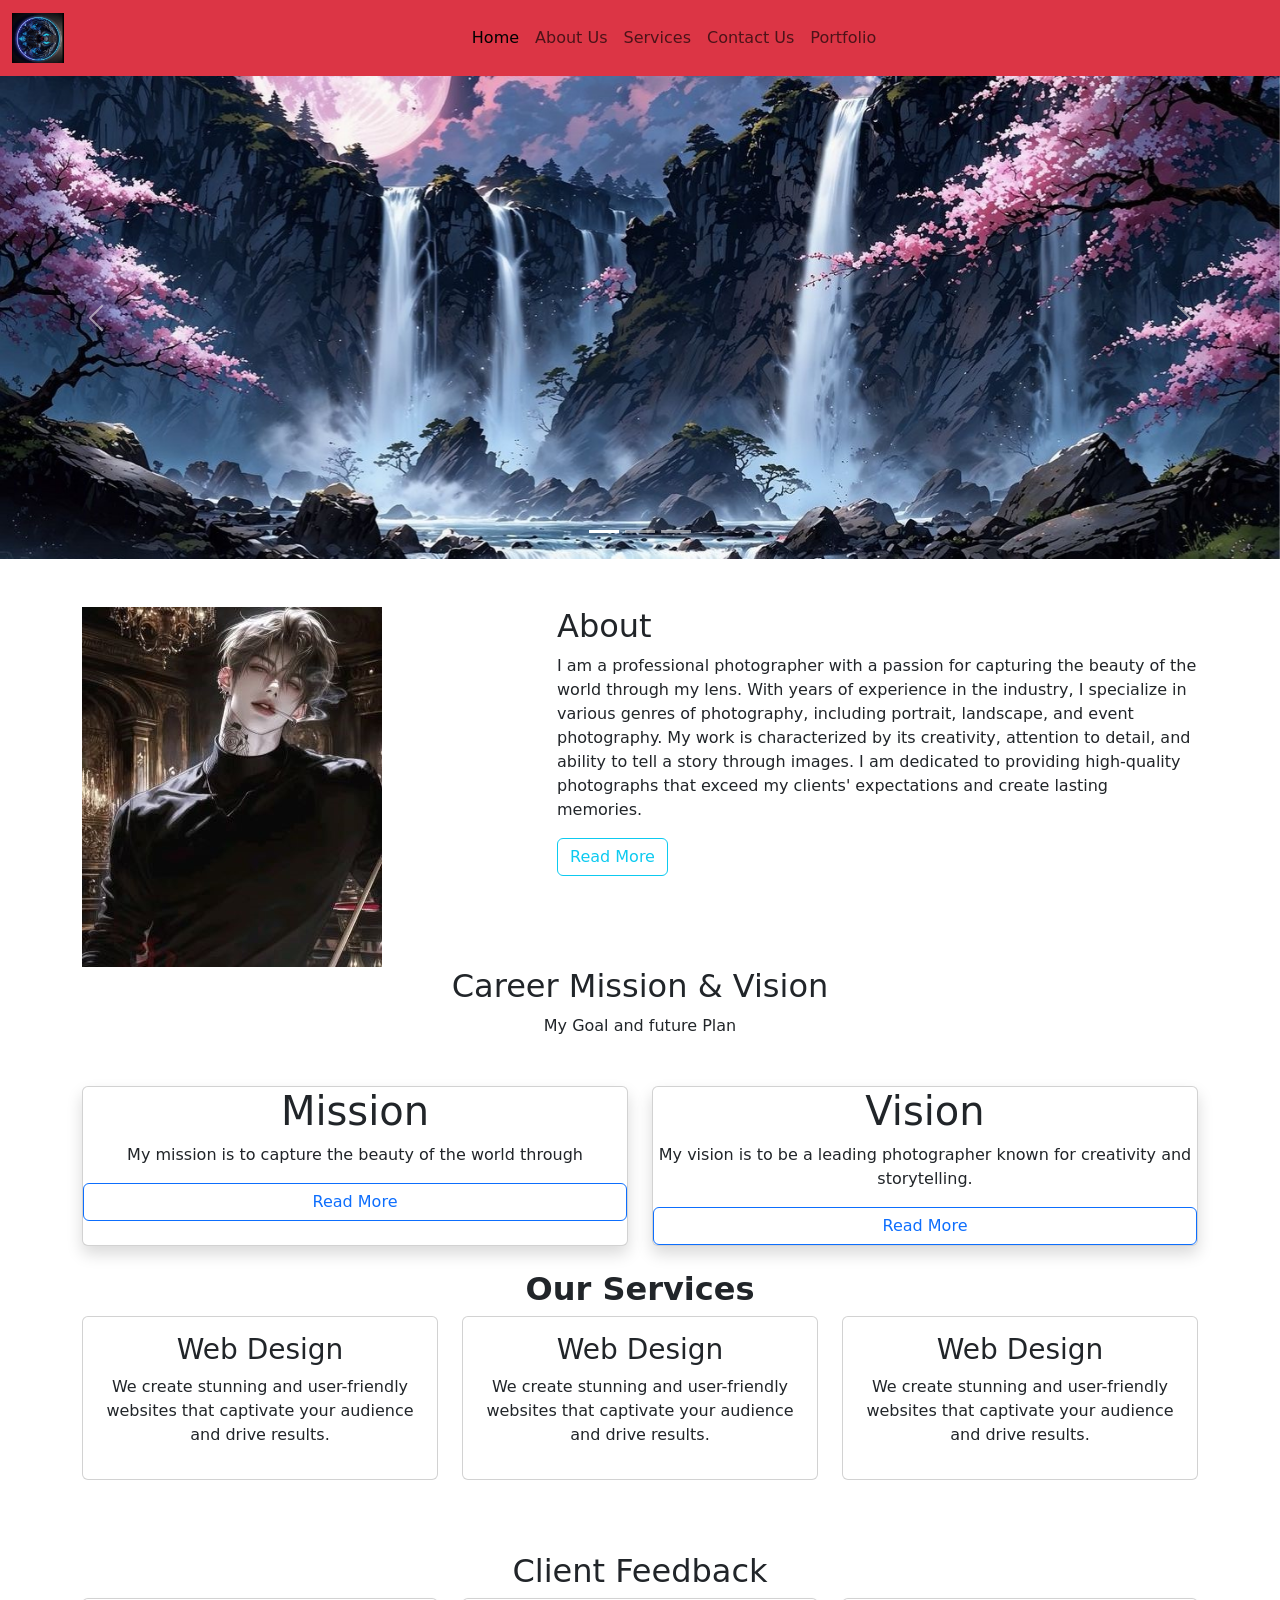
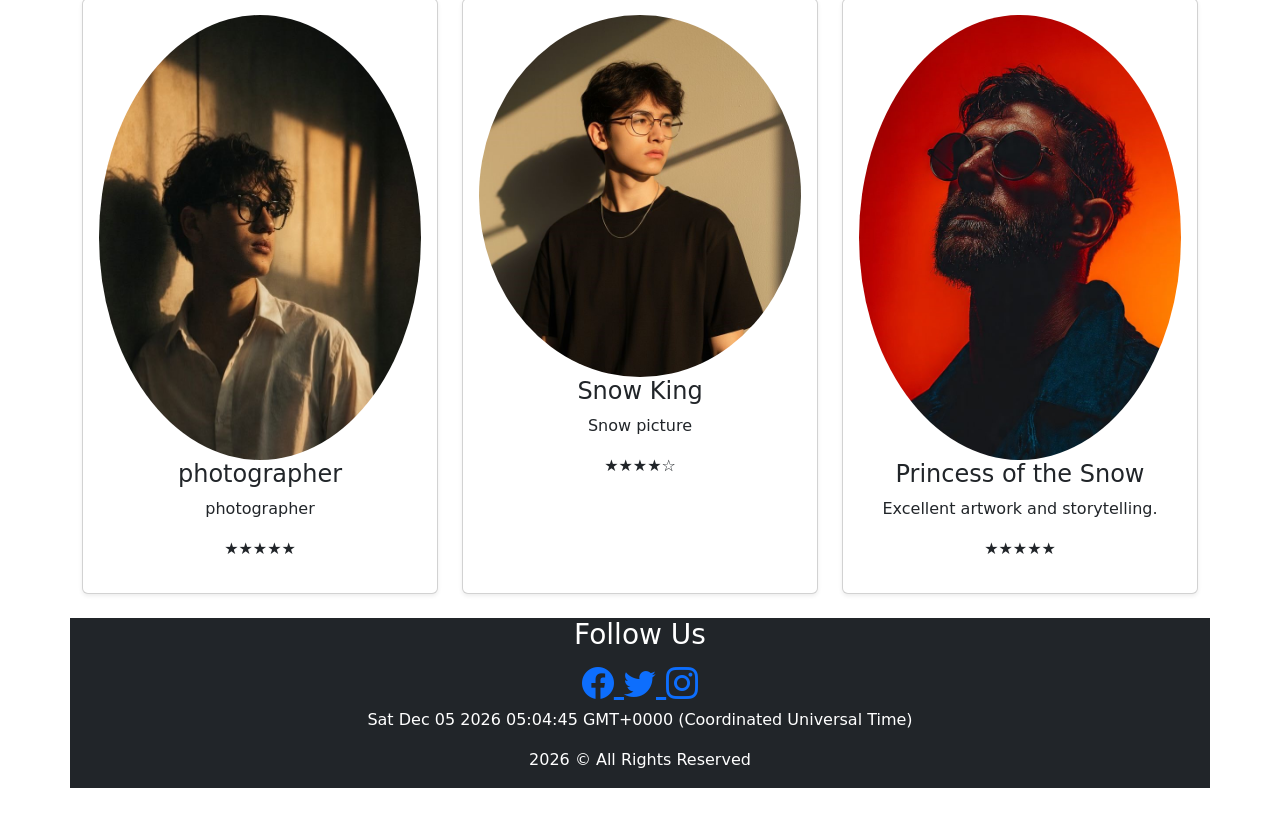
<file: index.html>
<!doctype html>
<html lang="en">
  <head>
    <meta charset="utf-8" />
    <meta name="viewport" content="width=device-width, initial-scale=1" />
    <title>Bootstrap demo</title>
    <link rel="stylesheet" href="style23.css" />
    <link
      rel="stylesheet"
      href="https://cdn.jsdelivr.net/npm/bootstrap-icons@1.13.1/font/bootstrap-icons.min.css"
    />
    <link
      href="https://cdn.jsdelivr.net/npm/bootstrap@5.3.8/dist/css/bootstrap.min.css"
      rel="stylesheet"
      integrity="sha384-sRIl4kxILFvY47J16cr9ZwB07vP4J8+LH7qKQnuqkuIAvNWLzeN8tE5YBujZqJLB"
      crossorigin="anonymous"
    />
  </head>
  <body>
    <!--Nav Start-->
    <nav class="navbar navbar-expand-lg bg-danger">
      <div class="container-fluid">
        <a class="navbar-brand" href="#"
          ><img src="./img/logo/logo.jpg" alt="Logo" height="50"
        /></a>
        <button
          class="navbar-toggler"
          type="button"
          data-bs-toggle="collapse"
          data-bs-target="#navbarSupportedContent"
          aria-controls="navbarSupportedContent"
          aria-expanded="false"
          aria-label="Toggle navigation"
        >
          <span class="navbar-toggler-icon"></span>
        </button>
        <div class="collapse navbar-collapse" id="navbarSupportedContent">
          <ul class="navbar-nav mx-auto mb-2 mb-lg-0">
            <li class="nav-item">
              <a class="nav-link active" aria-current="page" href="index23.html">Home</a>
            </li>
            <li class="nav-item">
              <a class="nav-link" href="about.html">About Us</a>
            </li>
             <li class="nav-item">
              <a class="nav-link" href="services.html">Services</a>
            </li>
            <li class="nav-item">
              <a class="nav-link" href="contact.html">Contact Us</a>
            </li>

            <li class="nav-item">
              <a class="nav-link" href="portfolio.html">Portfolio</a>
            </li>

            
          </ul>
          
        </div>
      </div>
    </nav>
    <!--Nav End-->

    <!--Slider Start-->

<div id="carouselExampleIndicators" class="carousel slide">
  <div class="carousel-indicators">
    <button type="button" data-bs-target="#carouselExampleIndicators" data-bs-slide-to="0" class="active" aria-current="true" aria-label="Slide 1"></button>
    <button type="button" data-bs-target="#carouselExampleIndicators" data-bs-slide-to="1" aria-label="Slide 2"></button>
    <button type="button" data-bs-target="#carouselExampleIndicators" data-bs-slide-to="2" aria-label="Slide 3"></button>
  </div>
  <div class="carousel-inner">
    <div class="carousel-item active">
      <img src="./img/logo/download (18).jpg" class="d-block w-100" alt="...">
    </div>
    <div class="carousel-item">
      <img src="./img/logo/10.jpg" class="d-block w-100" alt="...">
    </div>
    <div class="carousel-item">
      <img src="./img/logo/11.jpg" class="d-block w-100" alt="...">
    </div>
  </div>
  <button class="carousel-control-prev" type="button" data-bs-target="#carouselExampleIndicators" data-bs-slide="prev">
    <span class="carousel-control-prev-icon" aria-hidden="true"></span>
    <span class="visually-hidden">Previous</span>
  </button>
  <button class="carousel-control-next" type="button" data-bs-target="#carouselExampleIndicators" data-bs-slide="next">
    <span class="carousel-control-next-icon" aria-hidden="true"></span>
    <span class="visually-hidden">Next</span>
  </button>
</div>

<!--Slider End-->

<!--About Us Start-->

<section>
  <div class="container">
    <div class="row mt-5">

      <div class="col-md-5">
        <img src="./img/logo/12.jpg" alt="" class="img-fluid-rounded">
      </div>

      <div class="col-md-7">
        <h2>About </h2>
       
        <p>I am a professional photographer with a passion for capturing the beauty of the world through my lens. With years of experience in the industry, I specialize in various genres of photography, including portrait, landscape, and event photography. My work is characterized by its creativity, attention to detail, and ability to tell a story through images. I am dedicated to providing high-quality photographs that exceed my clients' expectations and create lasting memories.</p>
      <a href="#" class="btn btn-outline-info">Read More</a>
      </div>

</section>

<!--About Us End-->

<!--Misson & Vision Start-->
<section>
  <div class="container">
    <div class="text-center mb-5">
    
      <h2>Career Mission & Vision</h2>
      <p>My Goal and future Plan</p>


     </div>

      <div class="row">
        <!-- Mission -->
        <div class="col-md-6">
          <div class="card shadow h-100 text-center">
            <h1>Mission</h1>
            <p>My mission is to capture the beauty of the world through</p>
            <a href="#" class="btn btn-outline-primary">Read More</a>

          </div>


      </div>

      <div class="col-md-6">
        <div class="card shadow h-100 text-center">
          <h1> Vision</h1>
          <p>My vision is to be a leading photographer known for creativity and storytelling.</p>
          <a href="#" class="btn btn-outline-primary">Read More</a>
        </div>
      </div>
      </div>
  </div>
</section>

<!--Misson & Vision End-->

<!--Services Start-->
<section>
    <div class="container py-4">
        <h2 class="text-center fw-bold">Our Services</h2>
        <div class="row">
         
          <!-- Service 1 -->

        
        <div class=" col-md-4">
          <div class="card text-center">
            <div class="card-body">
              <h3>Web Design</h3>
              <p>We create stunning and user-friendly websites that captivate your audience and drive results.</p>
          </div>
        </div>
    </div>

     <!-- Service 2 -->

        
        <div class="col-md-4">
          <div class="card text-center">
            <div class="card-body">
              <h3>Web Design</h3>
              <p>We create stunning and user-friendly websites that captivate your audience and drive results.</p>
            </div>
          </div>
        </div>
    

     <!-- Service 3 -->

        
        <div class="col-md-4">
          <div class="card text-center">
            <div class="card-body">
              <h3>Web Design</h3>
              <p>We create stunning and user-friendly websites that captivate your audience and drive results.</p>
          
        </div>
    </div>

        </div>
</section>

<!--Services Start-->

 <!--client feedback start-->

<section class="my-5">
  <div class="container">
    <h2 class="text-center mt-50">Client Feedback</h2>
    <div class="row g-4">

        <!-- feedback 1 -->
       <div class="col-md-4">
        <div class="card shadow-sm h-100 text-center p-3">
          <img src="./img/logo/9.jpg" alt="" class="rounded-circle" height="445px">
          <h4>photographer</h4>
          <p>photographer</p>
          <p>★★★★★</p>
       </div>
       </div>
         <!-- feedback 2 -->
         <div class="col-md-4">
          <div class="card shadow-sm h-100 text-center p-3">
             <img src="./img/logo/10.jpg" alt="" class="rounded-circle">
             <h4>Snow King</h4>
             <p>Snow picture</p>
             <p>★★★★☆</p>
         </div>
         </div>
         <!-- feedback 3 -->
         <div class="col-md-4">
          <div class="card shadow-sm h-100 text-center p-3">
             <img src="./img/logo/11.jpg" alt="" class="rounded-circle" height="445px">
             <h4>Princess of the Snow</h4>
             <p>Excellent artwork and storytelling.</p>
             <p>★★★★★</p>
         </div>
         </div>
  <!--client feedback End-->

    <!--Footer Start-->

    <footer class="bg-dark text-center">
      <h3 class="text-white">Follow Us</h3>
      <div>
        <a href="#" class="fs-2">
          <i class="bi bi-facebook"></i>
        </a>

        <a href="#" class="fs-2">
          <i class="bi bi-twitter"></i>
        </a>

        <a href="#" class="fs-2">
          <i class="bi bi-instagram"></i>
        </a>
        <p class="text-white" id="clock"></p>
        <p class="text-white">2026 &copy; All Rights Reserved</p>
      </div>
    </footer>
    <!--Footer End-->



















    <script src="script.js"></script>
    <script
      src="https://cdn.jsdelivr.net/npm/bootstrap@5.3.8/dist/js/bootstrap.bundle.min.js"integrity="sha384-FKyoEForCGlyvwx9Hj09JcYn3nv7wiPVlz7YYwJrWVcXK/BmnVDxM+D2scQbITxI"
      crossorigin="anonymous"
    ></script>
  </body>
</html>
</file>
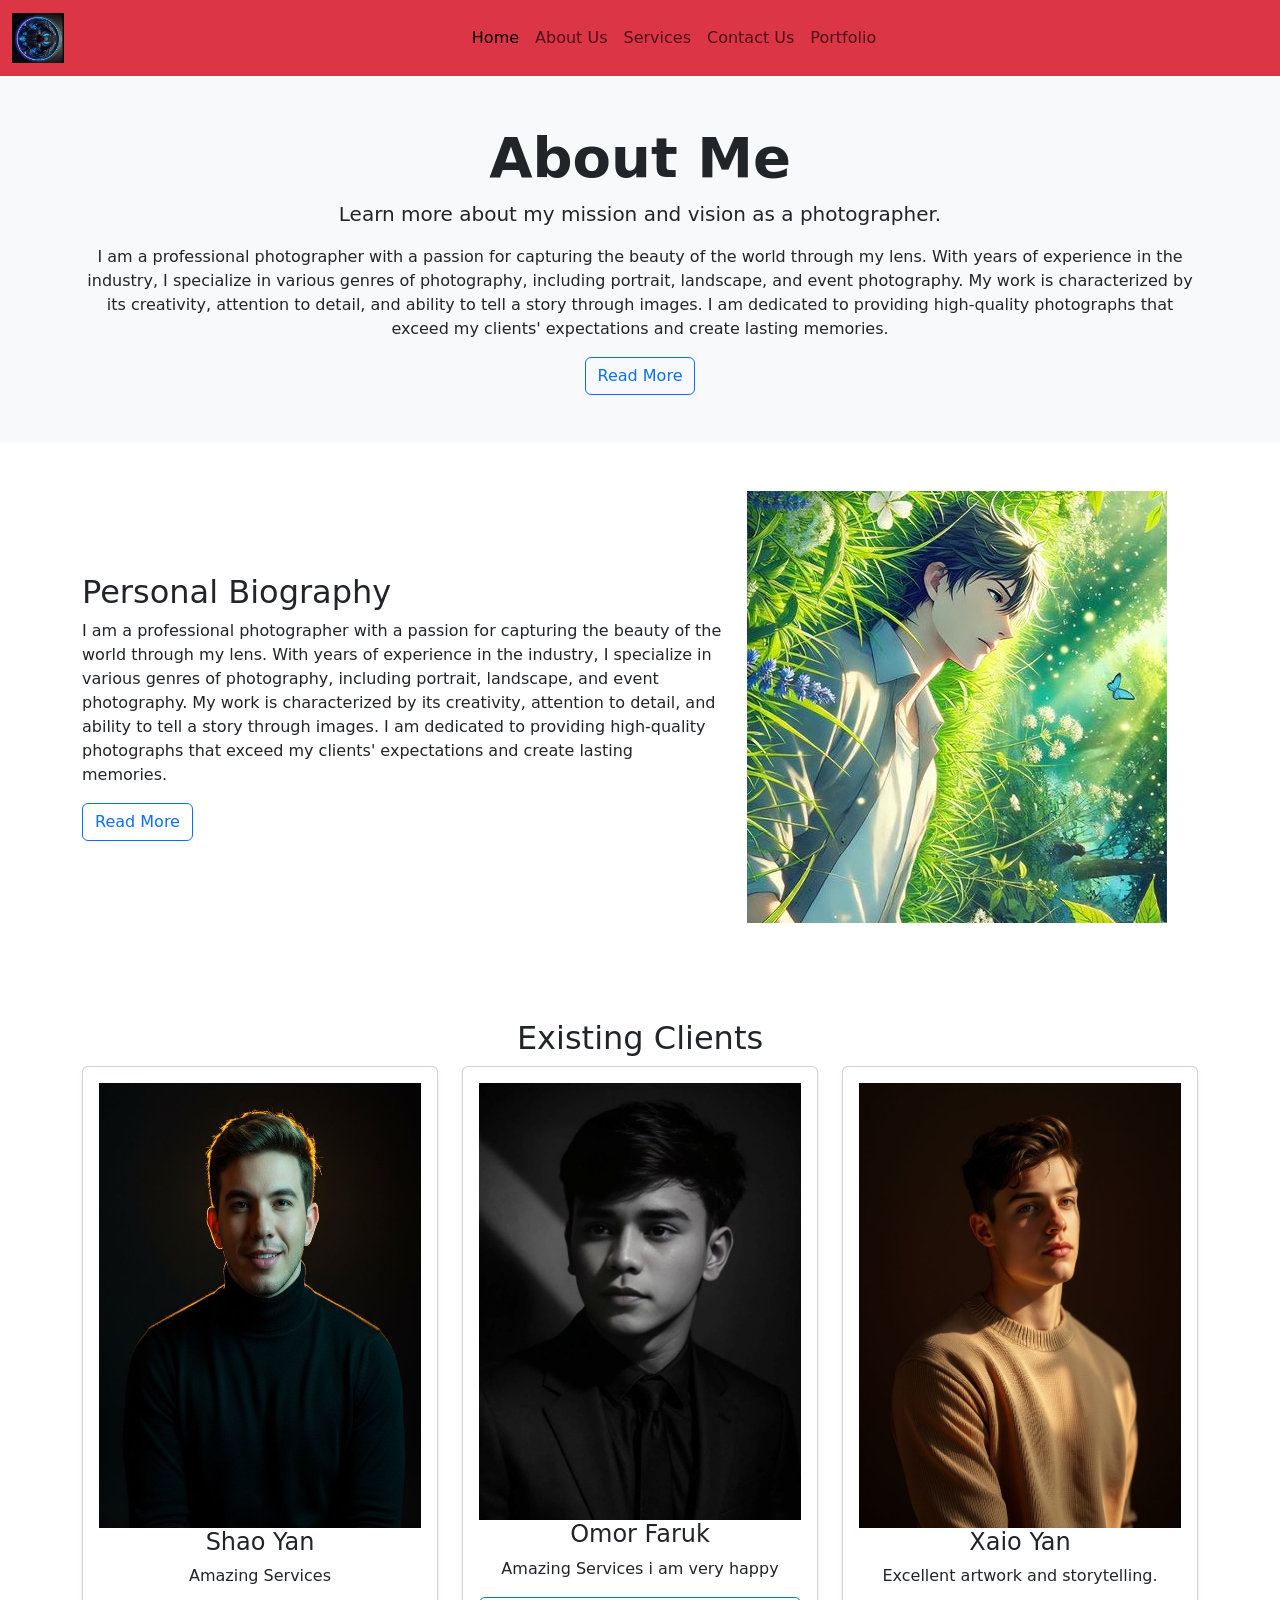
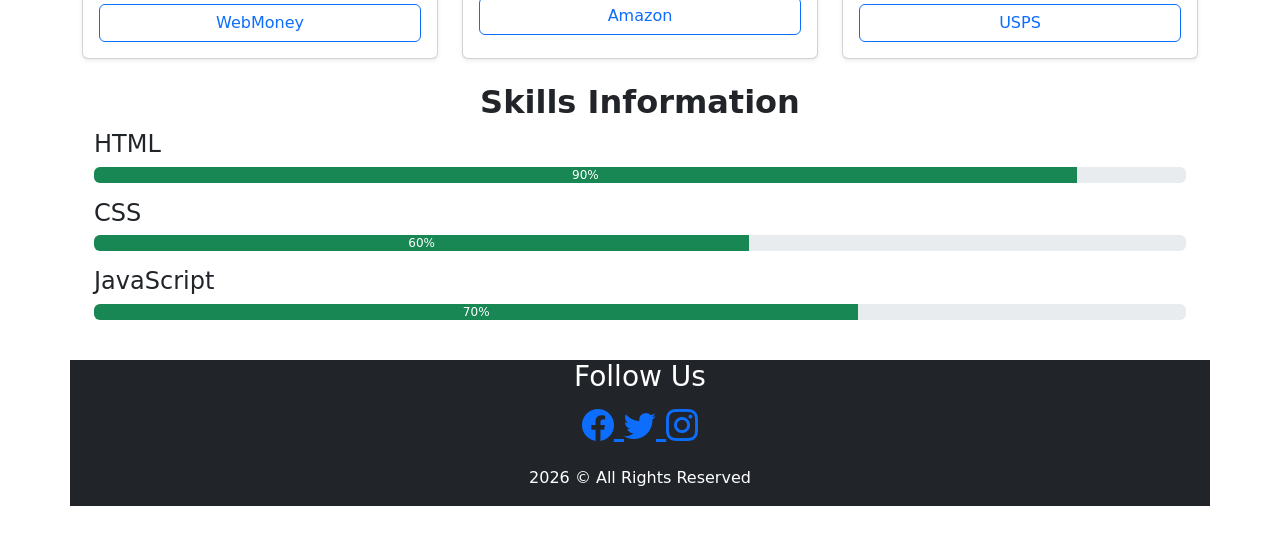
<file: about.html>
<!doctype html>
<html lang="en">
  <head>
    <meta charset="utf-8" />
    <meta name="viewport" content="width=device-width, initial-scale=1" />
    <title>Bootstrap demo</title>
    <link rel="stylesheet" href="style23.css" />
    <link
      rel="stylesheet"
      href="https://cdn.jsdelivr.net/npm/bootstrap-icons@1.13.1/font/bootstrap-icons.min.css"
    />
    <link
      href="https://cdn.jsdelivr.net/npm/bootstrap@5.3.8/dist/css/bootstrap.min.css"
      rel="stylesheet"
      integrity="sha384-sRIl4kxILFvY47J16cr9ZwB07vP4J8+LH7qKQnuqkuIAvNWLzeN8tE5YBujZqJLB"
      crossorigin="anonymous"
    />
  </head>
  <body>
    <!--Nav Start-->
    <nav class="navbar navbar-expand-lg bg-danger">
      <div class="container-fluid">
        <a class="navbar-brand" href="#"
          ><img src="./img/logo/logo.jpg" alt="Logo" height="50"
        /></a>
        <button
          class="navbar-toggler"
          type="button"
          data-bs-toggle="collapse"
          data-bs-target="#navbarSupportedContent"
          aria-controls="navbarSupportedContent"
          aria-expanded="false"
          aria-label="Toggle navigation"
        >
          <span class="navbar-toggler-icon"></span>
        </button>
        <div class="collapse navbar-collapse" id="navbarSupportedContent">
          <ul class="navbar-nav mx-auto mb-2 mb-lg-0">
            <li class="nav-item">
              <a class="nav-link active" aria-current="page" href="index23.html">Home</a>
            </li>
            <li class="nav-item">
              <a class="nav-link" href="about.html">About Us</a>
            </li>
             <li class="nav-item">
              <a class="nav-link" href="services.html">Services</a>
            </li>
            <li class="nav-item">
              <a class="nav-link" href="contact.html">Contact Us</a>
            </li>

            <li class="nav-item">
              <a class="nav-link" href="portfolio.html">Portfolio</a>
            </li>

            
          </ul>
          
        </div>
      </div>
    </nav>
    <!--Nav End-->
    
    <!--About Start-->
      <section class="bg-light py-5 text-center">
  <div class="container">
    <div>
        <h2 class="fw-bold display-4">About Me</h2>
        <p class="lead">Learn more about my mission and vision as a photographer.</p>
        <p>I am a professional photographer with a passion for capturing the beauty of the world through my lens. With years of experience in the industry, I specialize in various genres of photography, including portrait, landscape, and event photography. My work is characterized by its creativity, attention to detail, and ability to tell a story through images. I am dedicated to providing high-quality photographs that exceed my clients' expectations and create lasting memories.</p>
      <a href="#" class="btn btn-outline-primary">Read More</a>
      </div>

    </div>

    
        

</section>

    <!--About End-->

    <!--Personal Biography Start-->
    <section>
    
  <div class="container py-5">
    <div class="row align-items-center">

      
      <div class="col-md-7">
        <strong><h2>Personal Biography </h2></strong>
       
        <p>I am a professional photographer with a passion for capturing the beauty of the world through my lens. With years of experience in the industry, I specialize in various genres of photography, including portrait, landscape, and event photography. My work is characterized by its creativity, attention to detail, and ability to tell a story through images. I am dedicated to providing high-quality photographs that exceed my clients' expectations and create lasting memories.</p>
      <a href="#" class="btn btn-outline-primary">Read More</a>
      </div>
      <div class="col-md-5">
        <img src="./img/logo/14.jpg" alt="" class="img-fluid-rounded">
      </div>


    </section>



    <!--Personal Biography End-->

    <!--Existing Clients Start-->

    <section class="my-5">
  <div class="container">
    <h2 class="text-center mt-50">Existing Clients</h2>
    <div class="row g-4">

        <!-- feedback 1 -->
       <div class="col-md-4">
        <div class="card shadow-sm h-100 text-center p-3">
          <img src="./img/logo/black.jpg" alt="" class="" height="445px">
          <h4>Shao Yan</h4>
          <p>Amazing Services</p>
          <a href="#" class="btn btn-outline-primary">
            <i class="bi bi-webmoney"></i> WebMoney</a>
       </div>
       </div>
         <!-- feedback 2 -->
         <div class="col-md-4">
          <div class="card shadow-sm h-100 text-center p-3">
             <img src="./img/logo/Man potrait dark black white.jpg" alt="" class="">
             <h4>Omor Faruk</h4>
             <p>Amazing Services i am very happy</p>
             <a href="#" class="btn btn-outline-primary">Amazon</a>
         </div>
         </div>
         <!-- feedback 3 -->
         <div class="col-md-4">
          <div class="card shadow-sm h-100 text-center p-3">
             <img src="./img/logo/fashion.jpg" alt="" class="" height="445px">
             <h4>Xaio Yan</h4>
             <p>Excellent artwork and storytelling.</p>
             <a href="#" class="btn btn-outline-primary">USPS</a>

            
         </div>
         </div>

    <!--Existing Clients End-->

    <!--Skills Start-->

    <section>
    <div class="container">
        <h2 class="fw-bold text-center">Skills Information</h2>
        <h4>HTML</h4>
        <div class="progress mb-3">
            <div class="progress-bar bg-success" role="progressbar" style="width: 90%" aria-valuenow="90" aria-valuemin="0" aria-valuemax="100">90%</div>
  
        </div>

        <h4>CSS</h4>
        <div class="progress mb-3">
            <div class="progress-bar bg-success" role="progressbar" style="width: 60%" aria-valuenow="60" aria-valuemin="0" aria-valuemax="100">60%</div>
        </div>
<h4>JavaScript</h4>
        <div class="progress mb-3">
            <div class="progress-bar bg-success" role="progressbar" style="width: 70%" aria-valuenow="70" aria-valuemin="0" aria-valuemax="100">70%</div>

        </div>

</div>

    </section>

    <!--Skills End-->

    <!--Footer Start-->

    <footer class="bg-dark text-center">
      <h3 class="text-white">Follow Us</h3>
      <div>
        <a href="#" class="fs-2">
          <i class="bi bi-facebook"></i>
        </a>

        <a href="#" class="fs-2">
          <i class="bi bi-twitter"></i>
        </a>

        <a href="#" class="fs-2">
          <i class="bi bi-instagram"></i>
        </a>
        <p class="text-white" id="clock"></p>
        <p class="text-white">2026 &copy; All Rights Reserved</p>
      </div>
    </footer>
    <!--Footer End-->
    
    <script src="https://cdn.jsdelivr.net/npm/bootstrap@5.3.8/dist/js/bootstrap.bundle.min.js" integrity="sha384-FKyoEForCGlyvwx9Hj09JcYn3nv7wiPVlz7YYwJrWVcXK/BmnVDxM+D2scQbITxI" crossorigin="anonymous"></script>
  </body>
</html>
</file>
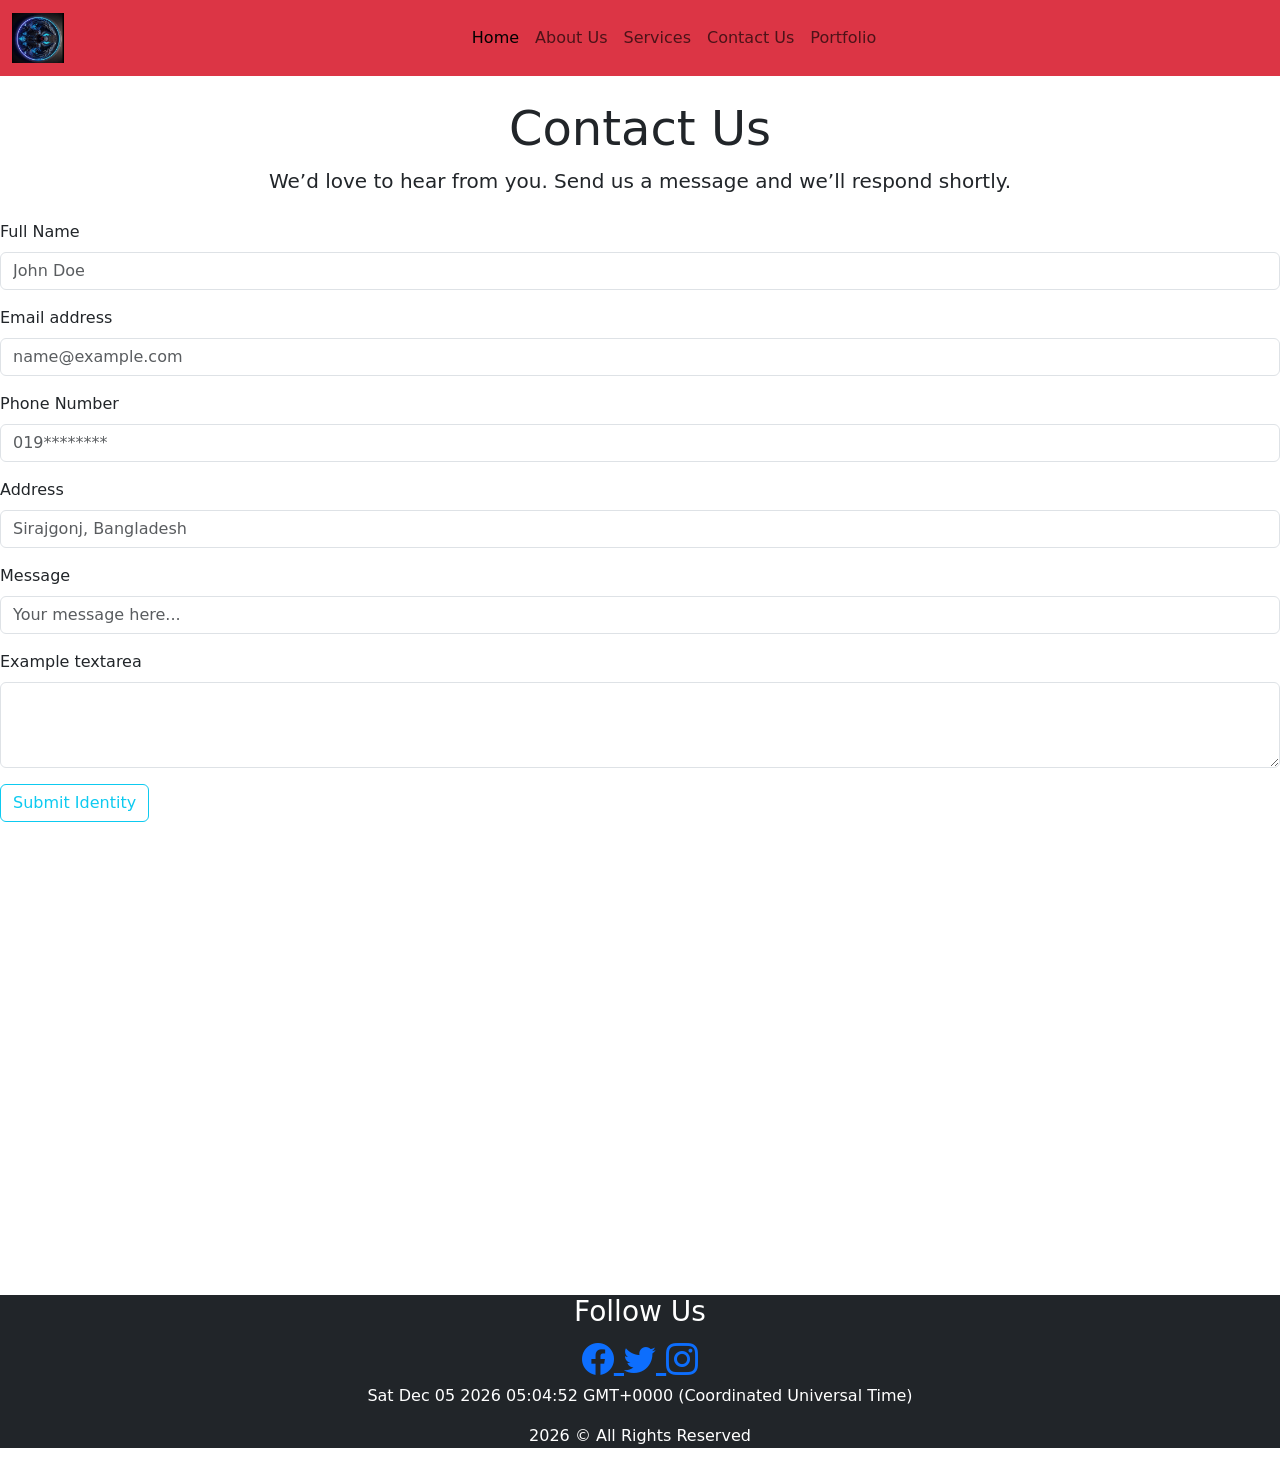
<file: contact.html>
<!doctype html>
<html lang="en">
  <head>
    <meta charset="utf-8" />
    <meta name="viewport" content="width=device-width, initial-scale=1" />
    <title>Bootstrap demo</title>
    <link rel="stylesheet" href="style23.css" />
    <link
      rel="stylesheet"
      href="https://cdn.jsdelivr.net/npm/bootstrap-icons@1.13.1/font/bootstrap-icons.min.css"
    />
    <link
      href="https://cdn.jsdelivr.net/npm/bootstrap@5.3.8/dist/css/bootstrap.min.css"
      rel="stylesheet"
      integrity="sha384-sRIl4kxILFvY47J16cr9ZwB07vP4J8+LH7qKQnuqkuIAvNWLzeN8tE5YBujZqJLB"
      crossorigin="anonymous"
    />
  </head>
  <body>
    <!--Nav Start-->
    <nav class="navbar navbar-expand-lg bg-danger">
      <div class="container-fluid">
        <a class="navbar-brand" href="#"
          ><img src="./img/logo/logo.jpg" alt="Logo" height="50"
        /></a>
        <button
          class="navbar-toggler"
          type="button"
          data-bs-toggle="collapse"
          data-bs-target="#navbarSupportedContent"
          aria-controls="navbarSupportedContent"
          aria-expanded="false"
          aria-label="Toggle navigation"
        >
          <span class="navbar-toggler-icon"></span>
        </button>
        <div class="collapse navbar-collapse" id="navbarSupportedContent">
          <ul class="navbar-nav mx-auto mb-2 mb-lg-0">
            <li class="nav-item">
              <a class="nav-link active" aria-current="page" href="index23.html">Home</a>
            </li>
            <li class="nav-item">
              <a class="nav-link" href="about.html">About Us</a>
            </li>
             <li class="nav-item">
              <a class="nav-link" href="services.html">Services</a>
            </li>
            <li class="nav-item">
              <a class="nav-link" href="contact.html">Contact Us</a>
            </li>

            <li class="nav-item">
              <a class="nav-link" href="portfolio.html">Portfolio</a>
            </li>

            
          </ul>
          
        </div>
      </div>
    </nav>
    <!--Nav End-->
    <div class="text-center my-4">
      <h1 class="display-5">Contact Us</h1>
      <p class="lead">We’d love to hear from you. Send us a message and we’ll respond shortly.</p>
    </div>

<div class="mb-3">
  <label for="exampleFormControlInput1" class="form-label">Full Name</label>
  <input type="text" class="form-control" id="exampleFormControlInput1" placeholder="John Doe">
</div>
<div class="mb-3">
  <label for="exampleFormControlInput2" class="form-label">Email address</label>
  <input type="email" class="form-control" id="exampleFormControlInput2" placeholder="name@example.com">
</div>
<div class="mb-3">
  <label for="exampleFormControlInput3" class="form-label">Phone Number</label>
  <input type="tel" class="form-control" id="exampleFormControlInput3" placeholder="019********">
</div>
<div class="mb-3">
  <label for="exampleFormControlInput1" class="form-label">Address</label>
  <input type="text" class="form-control" id="exampleFormControlInput1" placeholder="Sirajgonj, Bangladesh">
</div>
<div class="mb-3">
  <label for="exampleFormControlInput1" class="form-label">Message</label>
  <input type="text" class="form-control" id="exampleFormControlInput1" placeholder="Your message here...">
</div>







<div class="mb-3">
  <label for="exampleFormControlTextarea1" class="form-label">Example textarea</label>
  <textarea class="form-control" id="exampleFormControlTextarea1" rows="3"></textarea>
</div>
<div class="col-auto">
    <button type="submit" class="btn btn-outline-info mb-3">Submit Identity</button>
  </div>


<iframe src="https://www.google.com/maps/embed?pb=!1m18!1m12!1m3!1d24216.346863045335!2d89.66307839999999!3d24.4350976!2m3!1f0!2f0!3f0!3m2!1i1024!2i768!4f13.1!3m3!1m2!1s0x39fdc1413b981179%3A0xe6272de95072448d!2sComputer%20Village%20Training%20Institute!5e1!3m2!1sen!2sbd!4v1778153386995!5m2!1sen!2sbd" width="100%" height="450" style="border:0;" allowfullscreen="" loading="lazy" referrerpolicy="no-referrer-when-downgrade"></iframe>




    <!--Footer Start-->

    <footer class="bg-dark text-center">
      <h3 class="text-white">Follow Us</h3>
      <div>
        <a href="#" class="fs-2">
          <i class="bi bi-facebook"></i>
        </a>

        <a href="#" class="fs-2">
          <i class="bi bi-twitter"></i>
        </a>

        <a href="#" class="fs-2">
          <i class="bi bi-instagram"></i>
        </a>
        <p class="text-white" id="clock"></p>
        <p class="text-white">2026 &copy; All Rights Reserved</p>
      </div>
    </footer>
    <!--Footer End-->



















    <script src="script.js"></script>
    <script
      src="https://cdn.jsdelivr.net/npm/bootstrap@5.3.8/dist/js/bootstrap.bundle.min.js"integrity="sha384-FKyoEForCGlyvwx9Hj09JcYn3nv7wiPVlz7YYwJrWVcXK/BmnVDxM+D2scQbITxI"
      crossorigin="anonymous"
    ></script>
  </body>
</html>
</file>
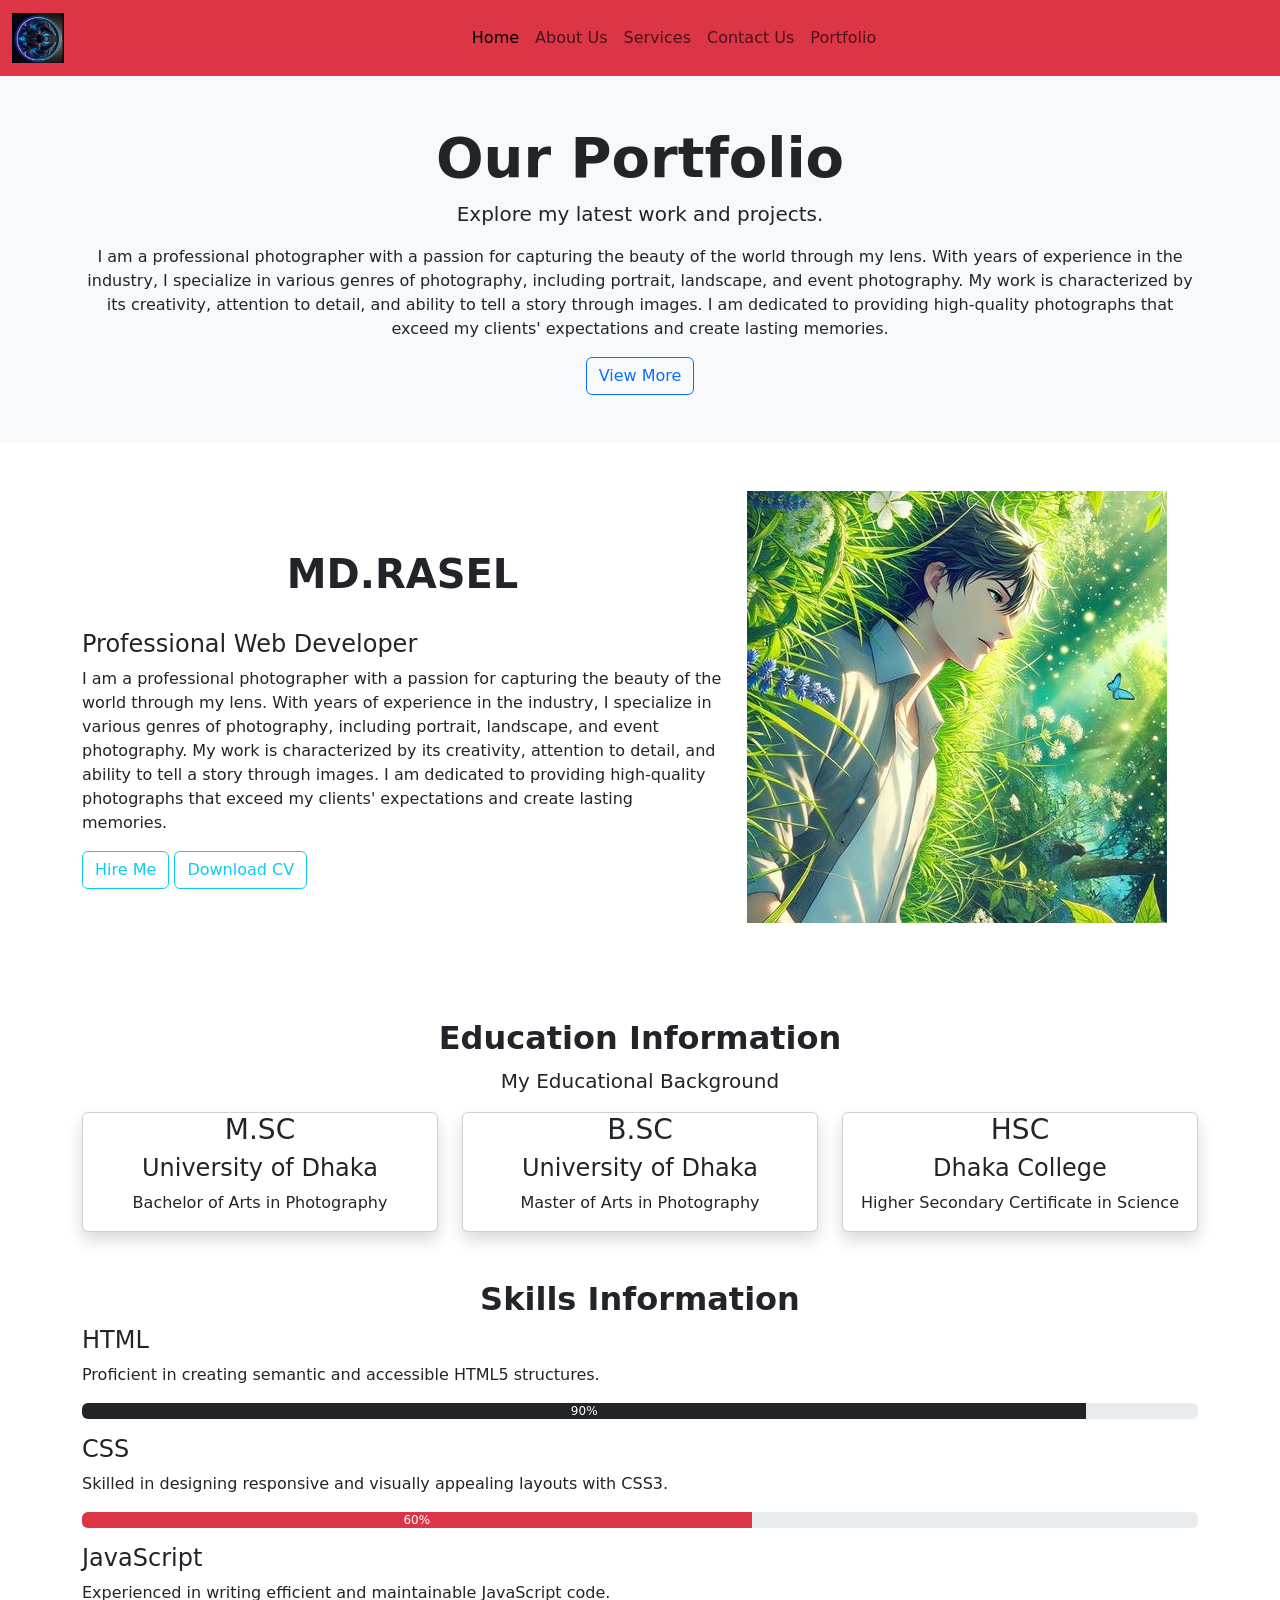
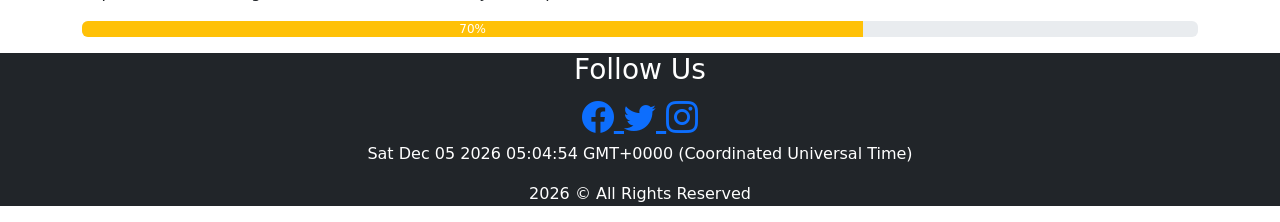
<file: portfolio.html>
<!doctype html>
<html lang="en">
  <head>
    <meta charset="utf-8" />
    <meta name="viewport" content="width=device-width, initial-scale=1" />
    <title>Bootstrap demo</title>
    <link rel="stylesheet" href="style23.css" />
    <link
      rel="stylesheet"
      href="https://cdn.jsdelivr.net/npm/bootstrap-icons@1.13.1/font/bootstrap-icons.min.css"
    />
    <link
      href="https://cdn.jsdelivr.net/npm/bootstrap@5.3.8/dist/css/bootstrap.min.css"
      rel="stylesheet"
      integrity="sha384-sRIl4kxILFvY47J16cr9ZwB07vP4J8+LH7qKQnuqkuIAvNWLzeN8tE5YBujZqJLB"
      crossorigin="anonymous"
    />
  </head>
  <body>
    <!--Nav Start-->
    <nav class="navbar navbar-expand-lg bg-danger">
      <div class="container-fluid">
        <a class="navbar-brand" href="#"
          ><img src="./img/logo/logo.jpg" alt="Logo" height="50"
        /></a>
        <button
          class="navbar-toggler"
          type="button"
          data-bs-toggle="collapse"
          data-bs-target="#navbarSupportedContent"
          aria-controls="navbarSupportedContent"
          aria-expanded="false"
          aria-label="Toggle navigation"
        >
          <span class="navbar-toggler-icon"></span>
        </button>
        <div class="collapse navbar-collapse" id="navbarSupportedContent">
          <ul class="navbar-nav mx-auto mb-2 mb-lg-0">
            <li class="nav-item">
              <a class="nav-link active" aria-current="page" href="index23.html">Home</a>
            </li>
            <li class="nav-item">
              <a class="nav-link" href="about.html">About Us</a>
            </li>
             <li class="nav-item">
              <a class="nav-link" href="services.html">Services</a>
            </li>
            <li class="nav-item">
              <a class="nav-link" href="contact.html">Contact Us</a>
            </li>

            <li class="nav-item">
              <a class="nav-link" href="portfolio.html">Portfolio</a>
            </li>

            
          </ul>
          
        </div>
      </div>
    </nav>
    <!--Nav End-->

    <!--About Start-->
      <section class="bg-light py-5 text-center">
  <div class="container">
    <div>
        <h2 class="fw-bold display-4">Our Portfolio</h2>
        <p class="lead">Explore my latest work and projects.</p>
        <p>I am a professional photographer with a passion for capturing the beauty of the world through my lens. With years of experience in the industry, I specialize in various genres of photography, including portrait, landscape, and event photography. My work is characterized by its creativity, attention to detail, and ability to tell a story through images. I am dedicated to providing high-quality photographs that exceed my clients' expectations and create lasting memories.</p>
      <a href="#" class="btn btn-outline-primary">View More</a>
      </div>

    </div>

    
        

</section>

    <!--About End-->

     <!--Personal Biography Start-->
    <section>
    
  <div class="container py-5">
    <div class="row align-items-center">

      
      <div class="col-md-7">
        <h2 class="fw-bold display-6 text-center py-4">MD.RASEL </h2>
        <div class="row align-items-center">
            <div class="col-md-8">
                <h4>Professional Web Developer</h4>
                
            </div>
        </div>
       
        <p>I am a professional photographer with a passion for capturing the beauty of the world through my lens. With years of experience in the industry, I specialize in various genres of photography, including portrait, landscape, and event photography. My work is characterized by its creativity, attention to detail, and ability to tell a story through images. I am dedicated to providing high-quality photographs that exceed my clients' expectations and create lasting memories.</p>
        <div>
            <a href="#" class="btn btn-outline-info">Hire Me</a>
            <a href="#" class="btn btn-outline-info">Download CV</a>
        </div>
      

      </div>
      <div class="col-md-5">
        <img src="./img/logo/14.jpg" alt="" class="img-fluid-rounded">
      </div>


    </section>



    <!--Personal Biography End-->

    <!--Education info Start-->

    <section>
        <div class="container py-5">
            <div class="text-center">
                <h2 class="fw-bold">Education Information</h2>
                <p class="lead">My Educational Background</p>
            </div>
            <div class="row">
                <div class="col-md-4">
                    <div class="card shadow h-100 text-center">
                        <h3>M.SC</h3>
                        <h4>University of Dhaka</h4>
                        <p>Bachelor of Arts in Photography</p>
                    </div>
                </div>
                <div class="col-md-4">
                    <div class="card shadow h-100 text-center">
                        <h3>B.SC</h3>
                        <h4>University of Dhaka</h4>
                        <p>Master of Arts in Photography</p>
                    </div>
                </div>
                <div class="col-md-4">
                    <div class="card shadow h-100 text-center">
                        <h3>HSC</h3>
                        <h4>Dhaka College</h4>
                        <p>Higher Secondary Certificate in Science</p>
                    </div>

               
                
        </div>
    </section>
    <!--Education info End-->

    <!--Skills Start-->

    <section>
    <div class="container">
        <h2 class="fw-bold text-center">Skills Information</h2>
        <h4>HTML</h4>
        <p>Proficient in creating semantic and accessible HTML5 structures.</p>
        <div class="progress mb-3">
            <div class="progress-bar bg-dark" role="progressbar" style="width: 90%" aria-valuenow="90" aria-valuemin="0" aria-valuemax="100">90%</div>
  
        </div>

        <h4>CSS</h4>
        <p>Skilled in designing responsive and visually appealing layouts with CSS3.</p>
        <div class="progress mb-3">
            <div class="progress-bar bg-danger" role="progressbar" style="width: 60%" aria-valuenow="60" aria-valuemin="0" aria-valuemax="100">60%</div>
        </div>
<h4>JavaScript</h4>
        <p>Experienced in writing efficient and maintainable JavaScript code.</p>
        <div class="progress mb-3">
            <div class="progress-bar bg-warning" role="progressbar" style="width: 70%" aria-valuenow="70" aria-valuemin="0" aria-valuemax="100">70%</div>

        </div>
        

    </section>

    <!--Skills End-->


    <!--Footer Start-->

    <footer class="bg-dark text-center">
      <h3 class="text-white">Follow Us</h3>
      <div>
        <a href="#" class="fs-2">
          <i class="bi bi-facebook"></i>
        </a>

        <a href="#" class="fs-2">
          <i class="bi bi-twitter"></i>
        </a>

        <a href="#" class="fs-2">
          <i class="bi bi-instagram"></i>
        </a>
        <p class="text-white" id="clock"></p>
        <p class="text-white">2026 &copy; All Rights Reserved</p>
      </div>
    </footer>
    <!--Footer End-->



















    <script src="script.js"></script>
    <script
      src="https://cdn.jsdelivr.net/npm/bootstrap@5.3.8/dist/js/bootstrap.bundle.min.js"integrity="sha384-FKyoEForCGlyvwx9Hj09JcYn3nv7wiPVlz7YYwJrWVcXK/BmnVDxM+D2scQbITxI"
      crossorigin="anonymous"
    ></script>
  </body>
</html>
</file>
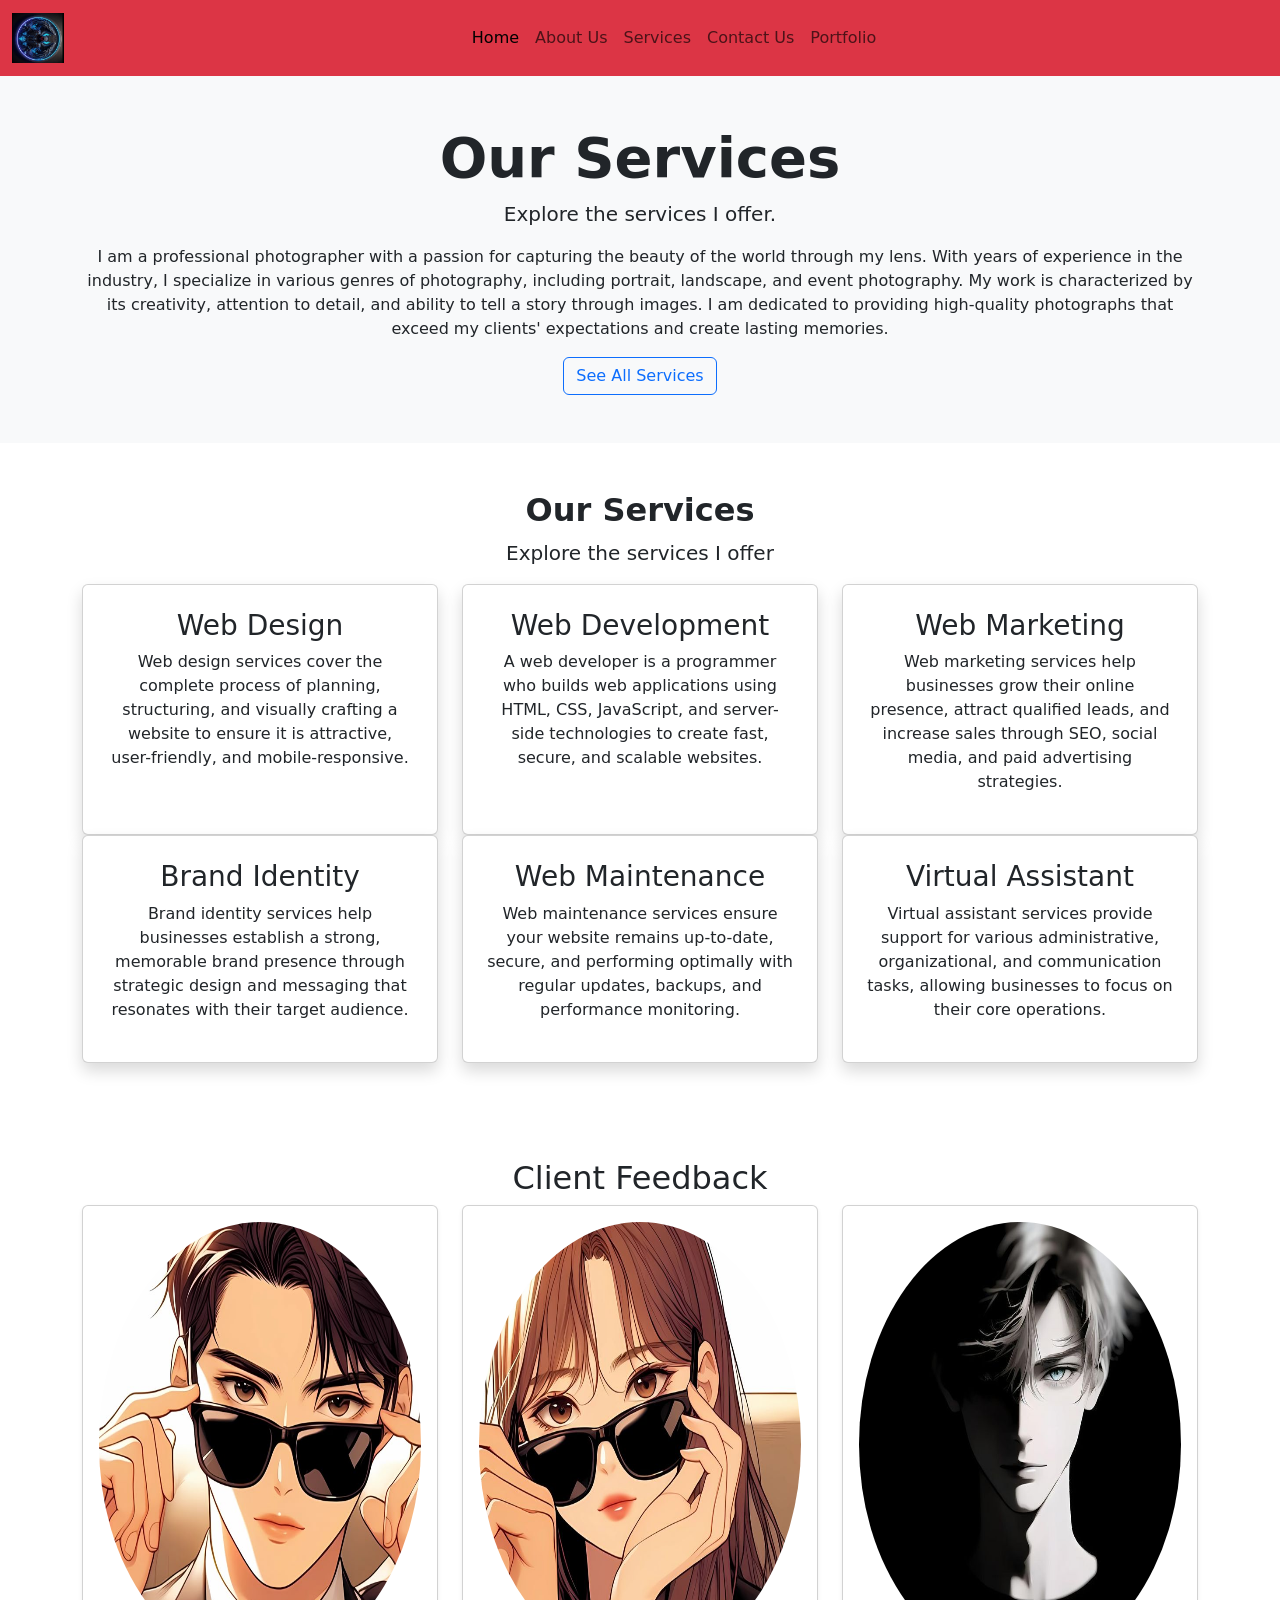
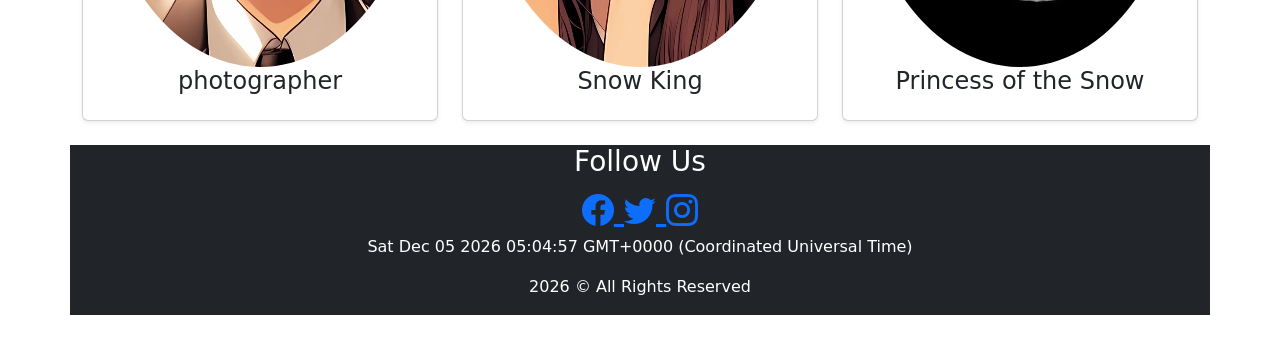
<file: services.html>
<!doctype html>
<html lang="en">
  <head>
    <meta charset="utf-8" />
    <meta name="viewport" content="width=device-width, initial-scale=1" />
    <title>Bootstrap demo</title>
    <link rel="stylesheet" href="style23.css" />
    <link
      rel="stylesheet"
      href="https://cdn.jsdelivr.net/npm/bootstrap-icons@1.13.1/font/bootstrap-icons.min.css"
    />
    <link
      href="https://cdn.jsdelivr.net/npm/bootstrap@5.3.8/dist/css/bootstrap.min.css"
      rel="stylesheet"
      integrity="sha384-sRIl4kxILFvY47J16cr9ZwB07vP4J8+LH7qKQnuqkuIAvNWLzeN8tE5YBujZqJLB"
      crossorigin="anonymous"
    />
  </head>
  <body>
    <!--Nav Start-->
    <nav class="navbar navbar-expand-lg bg-danger">
      <div class="container-fluid">
        <a class="navbar-brand" href="#"
          ><img src="./img/logo/logo.jpg" alt="Logo" height="50"
        /></a>
        <button
          class="navbar-toggler"
          type="button"
          data-bs-toggle="collapse"
          data-bs-target="#navbarSupportedContent"
          aria-controls="navbarSupportedContent"
          aria-expanded="false"
          aria-label="Toggle navigation"
        >
          <span class="navbar-toggler-icon"></span>
        </button>
        <div class="collapse navbar-collapse" id="navbarSupportedContent">
          <ul class="navbar-nav mx-auto mb-2 mb-lg-0">
            <li class="nav-item">
              <a class="nav-link active" aria-current="page" href="index23.html">Home</a>
            </li>
            <li class="nav-item">
              <a class="nav-link" href="about.html">About Us</a>
            </li>
             <li class="nav-item">
              <a class="nav-link" href="services.html">Services</a>
            </li>
            <li class="nav-item">
              <a class="nav-link" href="contact.html">Contact Us</a>
            </li>

            <li class="nav-item">
              <a class="nav-link" href="portfolio.html">Portfolio</a>
            </li>

           
          </ul>
          
        </div>
      </div>
    </nav>
    <!--Nav End-->
    <!--Our Services Start-->
      <section class="bg-light py-5 text-center">
  <div class="container">
    <div>
        <h2 class="fw-bold display-4">Our Services</h2>
        <p class="lead">Explore the services I offer.</p>
        <p>I am a professional photographer with a passion for capturing the beauty of the world through my lens. With years of experience in the industry, I specialize in various genres of photography, including portrait, landscape, and event photography. My work is characterized by its creativity, attention to detail, and ability to tell a story through images. I am dedicated to providing high-quality photographs that exceed my clients' expectations and create lasting memories.</p>
      <a href="#" class="btn btn-outline-primary">See All Services</a>
      </div>

    </div>

    
        

</section>

    <!--Our Services End-->
    
    <!--Our All Services Start-->

    <section>
        <div class="container py-5">
            <div class="text-center">
                <h2 class="fw-bold">Our Services</h2>
                <p class="lead">Explore the services I offer</p>
            </div>
            <div class="row g-4">
                <div class="col-md-4">
                    <div class="card shadow h-100 text-center p-4">
                        <h3>Web Design</h3>
                        <p>Web design services cover the complete process of planning, structuring, and visually crafting a website to ensure it is attractive, user-friendly, and mobile-responsive.</p>
                    </div>
                </div>
                <div class="col-md-4">
                    <div class="card shadow h-100 text-center p-4">
                        <h3>Web Development</h3>
                        <p>A web developer is a programmer who builds web applications using HTML, CSS, JavaScript, and server-side technologies to create fast, secure, and scalable websites.</p>
                    </div>
                </div>
                <div class="col-md-4">
                    <div class="card shadow h-100 text-center p-4">
                        <h3>Web Marketing</h3>
                        <p>Web marketing services help businesses grow their online presence, attract qualified leads, and increase sales through SEO, social media, and paid advertising strategies.</p>
                    </div>
                </div>
            </div>
            <div class="row g-4">
                <div class="col-md-4">
                    <div class="card shadow h-100 text-center p-4">
                        <h3>Brand Identity</h3>
                        <p>Brand identity services help businesses establish a strong, memorable brand presence through strategic design and messaging that resonates with their target audience.</p>
                    </div>
                </div>
                <div class="col-md-4">
                    <div class="card shadow h-100 text-center p-4">
                        <h3>Web Maintenance</h3>
                        <p>Web maintenance services ensure your website remains up-to-date, secure, and performing optimally with regular updates, backups, and performance monitoring.</p>
                    </div>
                </div>
                <div class="col-md-4">
                    <div class="card shadow h-100 text-center p-4">
                        <h3>Virtual Assistant</h3>
                        <p>Virtual assistant services provide support for various administrative, organizational, and communication tasks, allowing businesses to focus on their core operations.</p>
                    </div>
                </div>
            </div>
        </div>
    </section>
    <!--Our All Services End-->

    <!--client feedback start-->

<section class="my-5">
  <div class="container">
    <h2 class="text-center mt-50">Client Feedback</h2>
    <div class="row g-4">

        <!-- feedback 1 -->
       <div class="col-md-4">
        <div class="card shadow-sm h-100 text-center p-3">
          <img src="./img/logo/download (25).jpg" alt="" class="rounded-circle" height="445px">
          <h4>photographer</h4>
          
       </div>
       </div>
         <!-- feedback 2 -->
         <div class="col-md-4">
          <div class="card shadow-sm h-100 text-center p-3">
             <img src="./img/logo/download (26).jpg" alt="" class="rounded-circle" height="445px">
             <h4>Snow King</h4>
             
         </div>
         </div>
         <!-- feedback 3 -->
         <div class="col-md-4">
          <div class="card shadow-sm h-100 text-center p-3">
             <img src="./img/logo/download (27).jpg" alt="" class="rounded-circle" height="445px">
             <h4>Princess of the Snow</h4>
             
             
         </div>
         </div>
  <!--client feedback End-->


    <!--Footer Start-->

    <footer class="bg-dark text-center">
      <h3 class="text-white">Follow Us</h3>
      <div>
        <a href="#" class="fs-2">
          <i class="bi bi-facebook"></i>
        </a>

        <a href="#" class="fs-2">
          <i class="bi bi-twitter"></i>
        </a>

        <a href="#" class="fs-2">
          <i class="bi bi-instagram"></i>
        </a>
        <p class="text-white" id="clock"></p>
        <p class="text-white">2026 &copy; All Rights Reserved</p>
      </div>
    </footer>
    <!--Footer End-->



















    <script src="script.js"></script>
    <script
      src="https://cdn.jsdelivr.net/npm/bootstrap@5.3.8/dist/js/bootstrap.bundle.min.js"integrity="sha384-FKyoEForCGlyvwx9Hj09JcYn3nv7wiPVlz7YYwJrWVcXK/BmnVDxM+D2scQbITxI"
      crossorigin="anonymous"
    ></script>
  </body>
</html>
</file>
<file: style23.css>
li a:hover{
    background-color: black;
    color: white;
}
</file>
